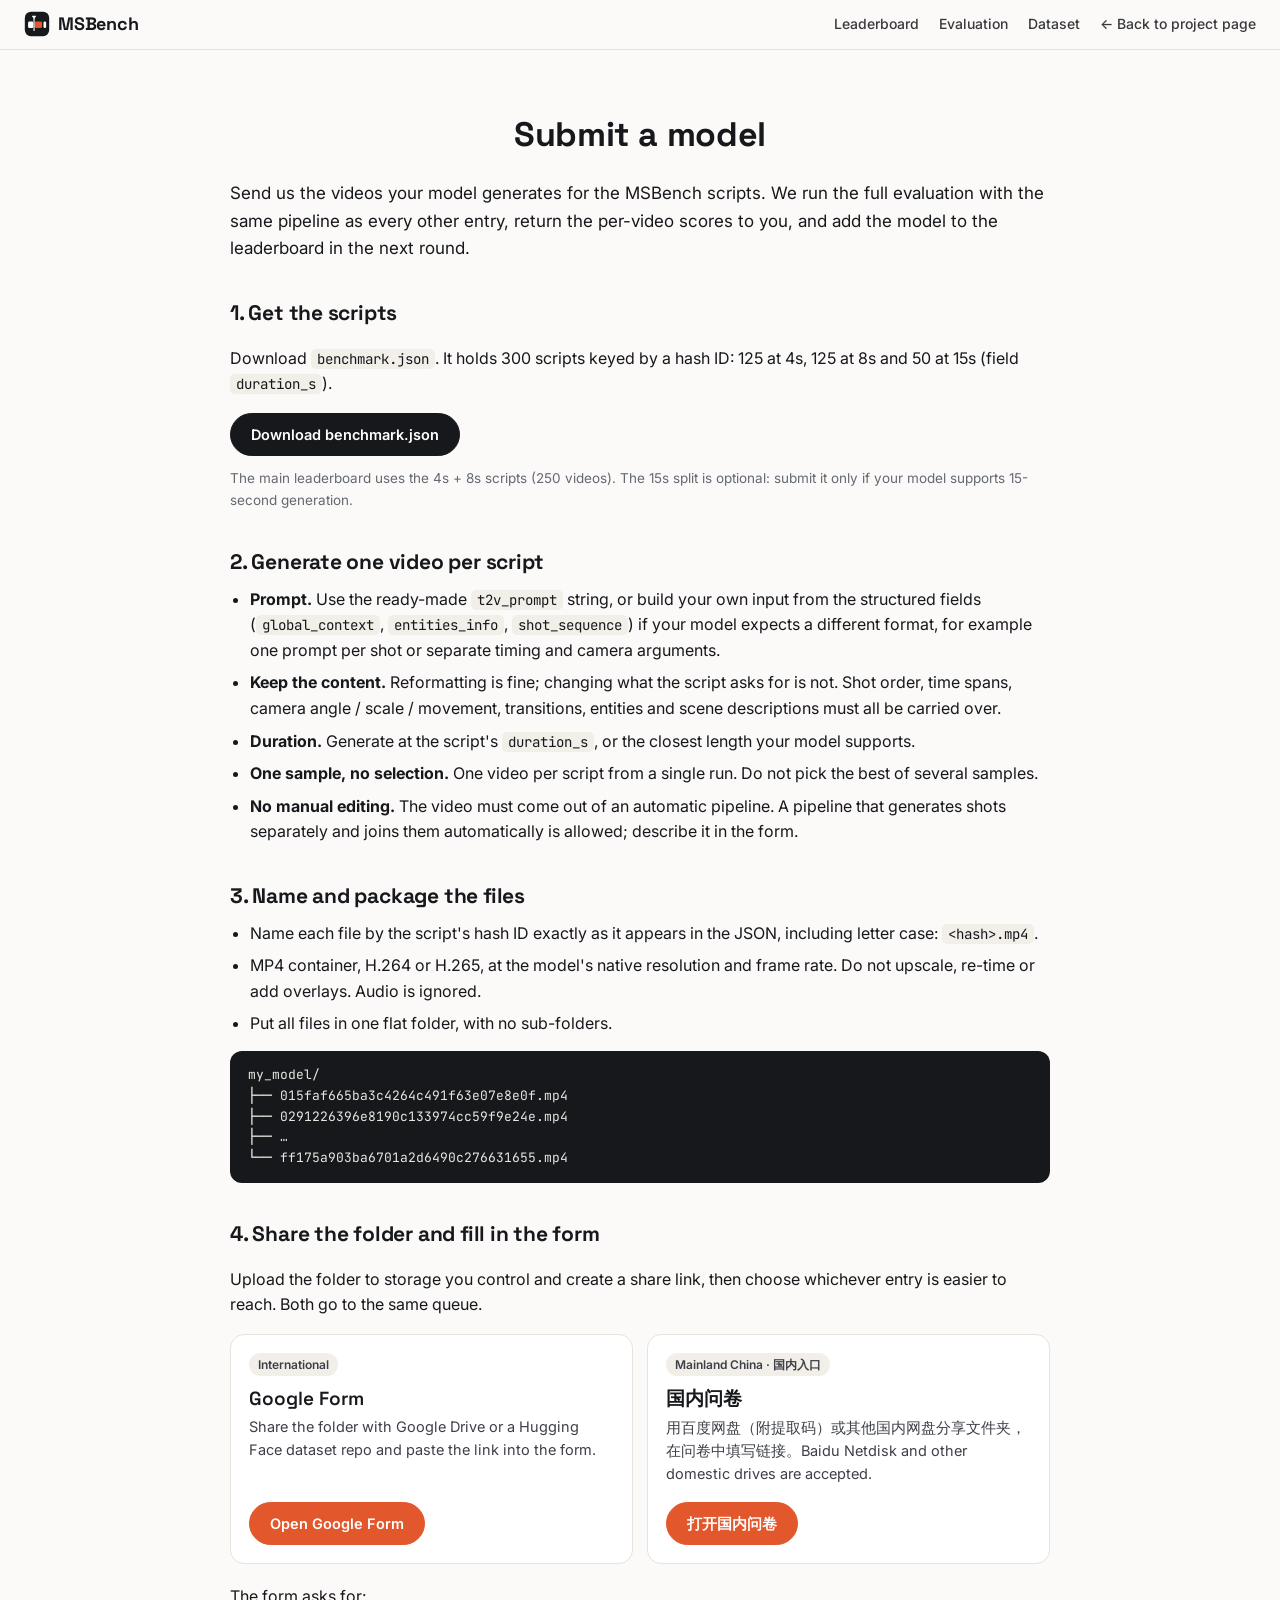
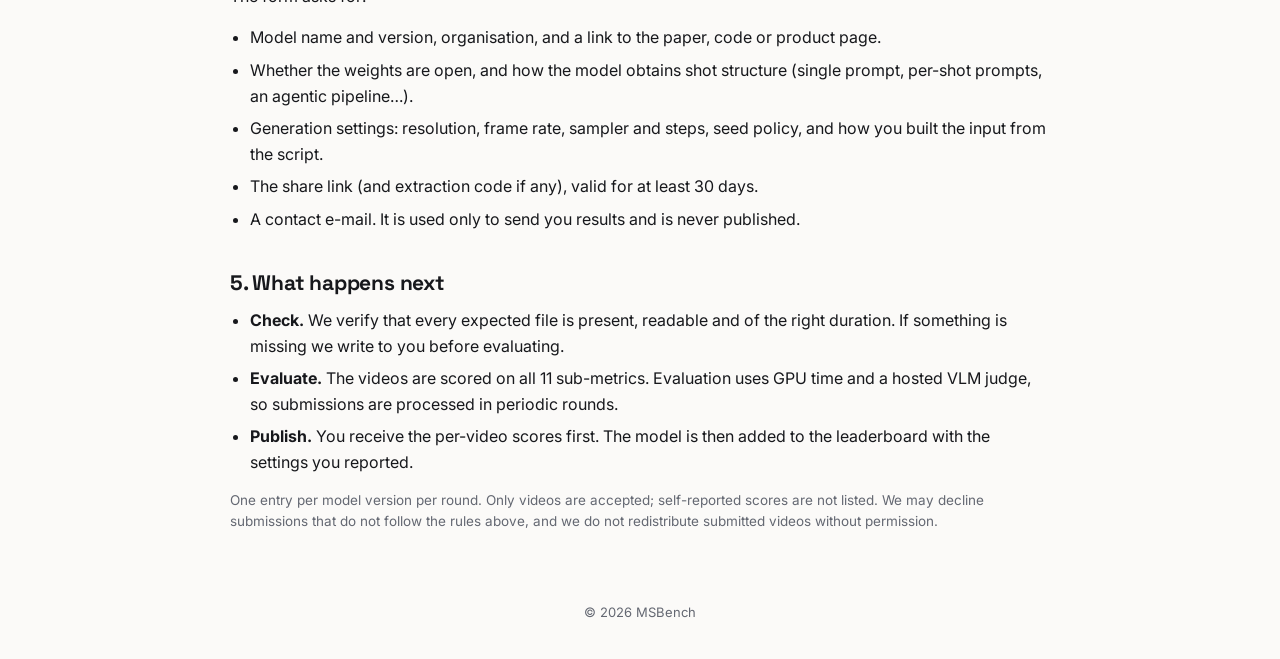
<file: submit.html>
<!doctype html>
<html lang="en">
<head>
  <meta charset="utf-8">
  <meta name="viewport" content="width=device-width, initial-scale=1">
  <title>Submit a model · MSBench</title>
  <link rel="preconnect" href="https://fonts.googleapis.com">
  <link rel="preconnect" href="https://fonts.gstatic.com" crossorigin>
  <link href="https://fonts.googleapis.com/css2?family=Inter:wght@400;500;600;700&family=Space+Grotesk:wght@500;600;700&family=JetBrains+Mono:wght@400;500&display=swap" rel="stylesheet">
  <link rel="icon" type="image/svg+xml" href="static/img/logo.svg">
  <link rel="stylesheet" href="static/css/style.css">
</head>
<body class="subpage">
  <nav class="nav solid">
    <a class="brand" href="index.html"><svg class="logo" viewBox="0 0 64 64" aria-hidden="true"><rect x="2" y="2" width="60" height="60" rx="15" fill="var(--logo-bg)"/><rect x="10" y="26" width="13" height="16" rx="3.5" fill="var(--logo-fg)"/><rect x="26.5" y="26" width="18" height="16" rx="3.5" fill="#e2572b"/><rect x="48" y="26" width="6.5" height="16" rx="3" fill="var(--logo-fg)"/><path d="M24.75 17v31" stroke="var(--logo-fg)" stroke-width="2.8" stroke-linecap="round"/><path d="M20.3 12.5h8.9l-4.45 6z" fill="var(--logo-fg)" stroke="var(--logo-fg)" stroke-width="1.6" stroke-linejoin="round"/></svg>MSBench</a>
    <div class="nav-links"><a href="index.html#leaderboard">Leaderboard</a><a href="index.html#evaluation">Evaluation</a><a href="index.html#dataset">Dataset</a><a href="index.html">← Back to project page</a></div>
  </nav>

  <main class="narrow">
    <section>
      <h2>Submit a model</h2>
      <p class="lead">Send us the videos your model generates for the MSBench scripts. We run the full evaluation with the same pipeline as every other entry, return the per-video scores to you, and add the model to the leaderboard in the next round.</p>

      <h3>1. Get the scripts</h3>
      <p>Download <code>benchmark.json</code>. It holds 300 scripts keyed by a hash ID: 125 at 4s, 125 at 8s and 50 at 15s (field <code>duration_s</code>).</p>
      <div class="buttons left"><a class="btn" href="https://huggingface.co/datasets/totalhuang/MSBench/resolve/main/benchmark.json?download=true">Download benchmark.json</a></div>
      <p class="note">The main leaderboard uses the 4s + 8s scripts (250 videos). The 15s split is optional: submit it only if your model supports 15-second generation.</p>

      <h3>2. Generate one video per script</h3>
      <ul class="rules">
        <li><b>Prompt.</b> Use the ready-made <code>t2v_prompt</code> string, or build your own input from the structured fields (<code>global_context</code>, <code>entities_info</code>, <code>shot_sequence</code>) if your model expects a different format, for example one prompt per shot or separate timing and camera arguments.</li>
        <li><b>Keep the content.</b> Reformatting is fine; changing what the script asks for is not. Shot order, time spans, camera angle / scale / movement, transitions, entities and scene descriptions must all be carried over.</li>
        <li><b>Duration.</b> Generate at the script's <code>duration_s</code>, or the closest length your model supports.</li>
        <li><b>One sample, no selection.</b> One video per script from a single run. Do not pick the best of several samples.</li>
        <li><b>No manual editing.</b> The video must come out of an automatic pipeline. A pipeline that generates shots separately and joins them automatically is allowed; describe it in the form.</li>
      </ul>

      <h3>3. Name and package the files</h3>
      <ul class="rules">
        <li>Name each file by the script's hash ID exactly as it appears in the JSON, including letter case: <code>&lt;hash&gt;.mp4</code>.</li>
        <li>MP4 container, H.264 or H.265, at the model's native resolution and frame rate. Do not upscale, re-time or add overlays. Audio is ignored.</li>
        <li>Put all files in one flat folder, with no sub-folders.</li>
      </ul>
      <pre class="tree">my_model/
├── 015faf665ba3c4264c491f63e07e8e0f.mp4
├── 0291226396e8190c133974cc59f9e24e.mp4
├── …
└── ff175a903ba6701a2d6490c276631655.mp4</pre>

      <h3>4. Share the folder and fill in the form</h3>
      <p>Upload the folder to storage you control and create a share link, then choose whichever entry is easier to reach. Both go to the same queue.</p>
      <div class="entries">
        <div class="entry">
          <span class="tag">International</span>
          <h4>Google Form</h4>
          <p>Share the folder with Google Drive or a Hugging Face dataset repo and paste the link into the form.</p>
          <a class="btn primary" href="https://forms.gle/fjf656HD1VhbB1187" target="_blank" rel="noopener">Open Google Form</a>
        </div>
        <div class="entry">
          <span class="tag">Mainland China · 国内入口</span>
          <h4>国内问卷</h4>
          <p>用百度网盘（附提取码）或其他国内网盘分享文件夹，在问卷中填写链接。Baidu Netdisk and other domestic drives are accepted.</p>
          <a class="btn primary" href="https://wj.qq.com/s2/28781776/cx8y/" target="_blank" rel="noopener">打开国内问卷</a>
        </div>
      </div>
      <p>The form asks for:</p>
      <ul class="rules">
        <li>Model name and version, organisation, and a link to the paper, code or product page.</li>
        <li>Whether the weights are open, and how the model obtains shot structure (single prompt, per-shot prompts, an agentic pipeline…).</li>
        <li>Generation settings: resolution, frame rate, sampler and steps, seed policy, and how you built the input from the script.</li>
        <li>The share link (and extraction code if any), valid for at least 30 days.</li>
        <li>A contact e-mail. It is used only to send you results and is never published.</li>
      </ul>

      <h3>5. What happens next</h3>
      <ul class="rules">
        <li><b>Check.</b> We verify that every expected file is present, readable and of the right duration. If something is missing we write to you before evaluating.</li>
        <li><b>Evaluate.</b> The videos are scored on all 11 sub-metrics. Evaluation uses GPU time and a hosted VLM judge, so submissions are processed in periodic rounds.</li>
        <li><b>Publish.</b> You receive the per-video scores first. The model is then added to the leaderboard with the settings you reported.</li>
      </ul>
      <p class="note">One entry per model version per round. Only videos are accepted; self-reported scores are not listed. We may decline submissions that do not follow the rules above, and we do not redistribute submitted videos without permission.</p>
    </section>
  </main>
  <footer>© 2026 MSBench</footer>
</body>
</html>
</file>
<file: static/css/style.css>
:root {
  --bg: #fbfaf8; --card: #fff; --ink: #17181c; --muted: #646872; --line: #e6e3dd; --soft: #f2efe9;
  --accent: #e2572b;
  --vq: #2f6fed; --dq: #e0752d; --sa: #0f9d7a; --csc: #8a56d8;
  --cut: #17181c; --dissolve: #0f9d7a; --fade: #e0a020; --wipe: #8a56d8;
  --radius: 14px; --shadow: 0 1px 2px rgba(20, 20, 30, .05), 0 8px 24px rgba(20, 20, 30, .06);
}
* { box-sizing: border-box; }
html { scroll-behavior: smooth; scroll-padding-top: 64px; }
body { margin: 0; background: var(--bg); color: var(--ink); font: 16px/1.6 Inter, system-ui, sans-serif; -webkit-font-smoothing: antialiased; }
h1, h2, h3, .brand { font-family: "Space Grotesk", Inter, sans-serif; letter-spacing: -.01em; }
a { color: inherit; }
code, .mono { font-family: "JetBrains Mono", ui-monospace, monospace; font-size: .88em; }
code { background: var(--soft); padding: 1px 6px; border-radius: 5px; }

/* nav */
.nav { position: fixed; inset: 0 0 auto 0; z-index: 20; display: flex; align-items: center; justify-content: space-between; gap: 16px;
  padding: 10px 24px; color: #fff; transition: background .25s, color .25s, box-shadow .25s; }
.nav.solid { background: rgba(251, 250, 248, .9); backdrop-filter: blur(10px); color: var(--ink); box-shadow: 0 1px 0 var(--line); }
.brand { font-weight: 700; font-size: 18px; text-decoration: none; display: flex; align-items: center; gap: 8px; }
.nav-links { display: flex; gap: 20px; font-size: 14px; font-weight: 500; overflow-x: auto; }
.nav-links a { text-decoration: none; opacity: .85; white-space: nowrap; }
.nav-links a:hover { opacity: 1; }

/* hero */
.hero { position: relative; height: min(62vh, 560px); min-height: 340px; background: #111; overflow: hidden; }
.hero-video { position: absolute; inset: 0; width: 100%; height: 100%; object-fit: cover; opacity: .9; }
.hero-band { position: absolute; left: 0; right: 0; top: 50%; transform: translateY(-50%); padding: 26px 20px 28px; text-align: center; color: #fff;
  background: rgba(14, 14, 18, .72); backdrop-filter: blur(3px); }
.hero-band h1 { margin: 0; font-size: clamp(40px, 7vw, 76px); line-height: 1.05; display: flex; align-items: center; justify-content: center; }
.hero-band p { margin: 8px 0 0; font-size: clamp(15px, 2.2vw, 22px); font-weight: 500; opacity: .95; }

.masthead { text-align: center; padding: 28px 20px 4px; }
.authors { margin: 0 0 18px; color: var(--muted); }
.placeholder { border: 1px dashed #cfc9bd; border-radius: 10px; padding: 8px 14px; display: inline-block; background: #fffdf7; }
.buttons { display: flex; flex-wrap: wrap; gap: 10px; justify-content: center; }
.buttons.left { justify-content: flex-start; }
.btn { background: var(--ink); color: #fff; text-decoration: none; padding: 9px 20px; border-radius: 999px; font-weight: 600; font-size: 14.5px;
  border: 1px solid var(--ink); transition: transform .15s, box-shadow .15s; }
.btn { display: inline-flex; align-items: center; gap: 8px; }
.ico { width: 17px; height: 17px; flex: none; }
.btn:hover { transform: translateY(-1px); box-shadow: var(--shadow); }
.btn.primary { background: var(--accent); border-color: var(--accent); }
.btn[aria-disabled=true] { background: transparent; color: var(--muted); border-style: dashed; border-color: #bdb7ab; cursor: default; transform: none; box-shadow: none; }

/* layout */
main { max-width: 1180px; margin: 0 auto; padding: 0 20px; }
section { padding: 56px 0 8px; }
h2 { font-size: 34px; text-align: center; margin: 0 0 18px; }
h3 { font-size: 21px; margin: 40px 0 6px; }
.lead { max-width: 900px; margin: 0 auto 22px; font-size: 17px; }
.sub { color: var(--muted); margin: 0 0 14px; font-size: 15px; }
.note { color: var(--muted); font-size: 13.5px; margin-top: 12px; }
footer { text-align: center; color: var(--muted); font-size: 13px; padding: 48px 0 36px; }

.tiles { display: grid; grid-template-columns: repeat(auto-fit, minmax(150px, 1fr)); gap: 12px; }
.tile { background: var(--card); border: 1px solid var(--line); border-radius: var(--radius); padding: 16px 18px; }
.tile b { display: block; white-space: nowrap; font: 700 32px/1.1 "Space Grotesk", sans-serif; }
.tile span { color: var(--muted); font-size: 13.5px; }

/* chips, segmented controls */
.chips { display: flex; flex-wrap: wrap; gap: 8px; margin: 0 0 16px; }
.chips.tight { margin: 0; }
.chip, .seg button { font: 500 14px Inter, sans-serif; border: 1px solid var(--line); background: var(--card); color: var(--ink);
  padding: 7px 14px; border-radius: 999px; cursor: pointer; transition: background .15s, color .15s, border-color .15s; }
.chip:hover { border-color: #b9b3a6; }
.chip.on { background: var(--ink); color: #fff; border-color: var(--ink); }
.seg { display: inline-flex; background: var(--soft); border-radius: 999px; padding: 3px; gap: 2px; }
.seg button { border: 0; background: transparent; padding: 6px 14px; }
.seg button.on { background: var(--card); box-shadow: 0 1px 3px rgba(0, 0, 0, .12); font-weight: 600; }
figcaption .seg { float: right; margin-top: -4px; }
figcaption .seg button { font-size: 12.5px; padding: 4px 11px; }

/* explorer */
.explorer { display: grid; grid-template-columns: minmax(280px, 380px) 1fr; gap: 18px; align-items: start; }
.script-card { background: var(--card); border: 1px solid var(--line); border-radius: var(--radius); padding: 16px; max-height: 720px; overflow: auto; }
.script-meta { display: flex; flex-wrap: wrap; gap: 6px; margin-bottom: 10px; }
.tag { font-size: 12px; font-weight: 600; padding: 2px 9px; border-radius: 999px; background: var(--soft); color: #3d4048; white-space: nowrap; }
.shot { border-left: 3px solid var(--line); padding: 2px 0 2px 12px; margin: 12px 0 0; transition: border-color .15s, background .15s; }
.shot.active { border-color: var(--accent); background: linear-gradient(90deg, #fff3ee, transparent); }
.shot-head { display: flex; flex-wrap: wrap; align-items: center; gap: 6px; margin-bottom: 4px; }
.shot-head .t { font: 500 12.5px "JetBrains Mono", monospace; color: var(--muted); }
.shot p { margin: 0; font-size: 13.8px; line-height: 1.5; color: #33363d; }
.ent { background: #eef3ff; color: #2450b8; border-radius: 4px; padding: 0 4px; cursor: help; font-weight: 500; }
.scn { color: var(--accent); font-weight: 600; }
.trans { display: flex; align-items: center; gap: 8px; margin: 10px 0 0 15px; font-size: 12.5px; color: var(--muted); }
.dot { width: 10px; height: 10px; border-radius: 2px; display: inline-block; }
details.ctx { font-size: 13.5px; color: #3d4048; margin-bottom: 4px; }
details.ctx summary { cursor: pointer; font-weight: 600; color: var(--ink); }
details.ctx p { margin: 6px 0; }

.video-grid { display: grid; grid-template-columns: repeat(2, 1fr); gap: 14px; }
.vcard { background: var(--card); border: 1px solid var(--line); border-radius: var(--radius); overflow: hidden; box-shadow: var(--shadow); }
.vcard video { display: block; width: 100%; aspect-ratio: 16/9; background: #0d0d10; object-fit: contain; }
.vhead { display: flex; align-items: center; justify-content: space-between; gap: 8px; padding: 9px 12px 6px; }
.vhead b { font-size: 14.5px; }
.score { font: 600 13px "JetBrains Mono", monospace; padding: 2px 9px; border-radius: 999px; background: var(--soft); white-space: nowrap; }
.score.hi { background: #e3f6ef; color: #0a6e55; } .score.lo { background: #fdeaea; color: #b3261e; }
.dims { display: flex; gap: 10px; padding: 0 12px 8px; font: 500 12px "JetBrains Mono", monospace; color: var(--muted); flex-wrap: wrap; }
.dims i { font-style: normal; font-weight: 600; }

/* timeline */
.tl { padding: 6px 12px 12px; }
.tl-row { position: relative; height: 18px; border-radius: 5px; background: var(--soft); margin-top: 5px; cursor: pointer; overflow: hidden; }
.tl-row.det { height: 12px; background: #e9e6e0; }
.tl-seg { position: absolute; top: 0; bottom: 0; background: #d9dde6; border-right: 1px solid #fff; font: 600 10.5px/18px Inter, sans-serif; color: #4a4e58; text-align: center; overflow: hidden; }
.tl-seg:nth-child(even) { background: #c8cedb; }
.tl-tr { position: absolute; top: 0; bottom: 0; min-width: 4px; transform: translateX(-2px); border-radius: 2px; opacity: .92; }
.tl-head { position: absolute; top: 0; bottom: 0; width: 2px; background: var(--accent); pointer-events: none; left: 0; }
.tl-lab { display: flex; justify-content: space-between; font-size: 11px; color: var(--muted); margin-top: 3px; }
.legend { display: flex; flex-wrap: wrap; gap: 16px; font-size: 13px; color: var(--muted); margin-top: 14px; align-items: center; }
.legend span { display: inline-flex; align-items: center; gap: 6px; }

/* charts */
.charts { display: grid; grid-template-columns: repeat(3, 1fr); gap: 16px; }
.chart { margin: 0; background: var(--card); border: 1px solid var(--line); border-radius: var(--radius); padding: 14px 14px 6px; min-width: 0; }
.chart.wide { grid-column: span 2; }
figcaption { font-weight: 600; font-size: 14.5px; margin-bottom: 4px; }
.plot { height: 300px; } .plot.tall { height: 400px; }

/* evaluation */
.dim-tabs { display: grid; grid-template-columns: repeat(4, 1fr); gap: 10px; margin-bottom: 14px; }
.dim-tab { text-align: left; background: var(--card); border: 1px solid var(--line); border-top: 4px solid var(--c); border-radius: 12px; padding: 12px 14px; cursor: pointer;
  font: inherit; color: var(--ink); transition: transform .15s, box-shadow .15s; }
.dim-tab small { display: block; color: var(--muted); font-size: 12.5px; }
.dim-tab b { font: 600 17px "Space Grotesk", sans-serif; }
.dim-tab.on { background: var(--c); color: #fff; box-shadow: var(--shadow); transform: translateY(-2px); }
.dim-tab.on small { color: rgba(255, 255, 255, .85); }
.metric-panel { background: var(--card); border: 1px solid var(--line); border-radius: var(--radius); padding: 20px; }
.metric-top { display: flex; gap: 20px; justify-content: space-between; align-items: flex-start; flex-wrap: wrap; margin-bottom: 14px; }
.metric-top h3 { margin: 0 0 4px; }
.metric-top p { margin: 0; max-width: 760px; color: #33363d; }
.agree { display: flex; gap: 8px; flex-wrap: wrap; }
.agree div { background: var(--soft); border-radius: 10px; padding: 6px 12px; font-size: 12px; color: var(--muted); text-align: center; }
.agree b { display: block; font: 700 18px "Space Grotesk", sans-serif; color: var(--ink); }
.pair { display: grid; grid-template-columns: 1fr 1fr; gap: 16px; }
.pair .vcard { box-shadow: none; }
.metric-panel details { margin-top: 14px; }
.metric-panel summary { cursor: pointer; font-weight: 600; font-size: 14.5px; }

/* leaderboard */
.lb-controls { display: flex; flex-wrap: wrap; gap: 12px; align-items: center; margin-bottom: 14px; }
.lb-wrap { display: grid; grid-template-columns: minmax(0, 1fr) 320px; gap: 16px; align-items: start; }
.lb-wrap.all { grid-template-columns: minmax(0, 1fr); }
.table-scroll { overflow-x: auto; background: var(--card); border: 1px solid var(--line); border-radius: var(--radius); }
table.lb { border-collapse: collapse; width: 100%; font-size: 14px; }
.lb th, .lb td { padding: 8px 10px; text-align: right; white-space: nowrap; }
.lb th { font-weight: 600; font-size: 12.5px; color: var(--muted); cursor: pointer; user-select: none; border-bottom: 1px solid var(--line); background: #fdfcfa; position: sticky; top: 0; }
.lb th.sorted { color: var(--ink); }
.lb th.grp { text-align: center; cursor: default; color: #fff; font-size: 12px; letter-spacing: .04em; }
.lb td:nth-child(-n+3), .lb th.l { text-align: left; }
.lb tbody tr { border-bottom: 1px solid #f1eee8; }
.lb tbody tr:hover { background: #faf8f4; }
.lb td.num { font-family: "JetBrains Mono", monospace; font-size: 13px; }
.lb td.num span { display: inline-block; min-width: 46px; padding: 2px 6px; border-radius: 6px; text-align: right; }
.lb td.final span { font-weight: 700; }
.lb .rank { color: var(--muted); font-family: "JetBrains Mono", monospace; width: 34px; }
.lb .model b { font-weight: 600; }
.lb .model small { color: var(--muted); display: block; font-size: 11.5px; line-height: 1.2; }
.badge { font-size: 10.5px; font-weight: 600; border: 1px solid #9bd3c2; color: #0a6e55; border-radius: 999px; padding: 0 6px; margin-left: 6px; vertical-align: 1px; }
.lb input { accent-color: var(--accent); width: 15px; height: 15px; }
.lb td.num span.ci { color: var(--muted); font-size: 10.5px; display: block; min-width: 0; padding: 1px 2px 0; font-weight: 400; }

/* findings, submit */
/* findings carousel: numbered tabs + scroll-snap track (swipe on touch, arrows and keys elsewhere) */
.fx { --g-conv: #d1495b; --g-native: #00798c; --g-spec: #5c4d7d; }
.fx-tabs { display: grid; grid-template-columns: repeat(5, 1fr); gap: 8px; margin-bottom: 14px; }
.fx-tab { position: relative; text-align: left; font: inherit; color: var(--muted); background: transparent; border: 0; border-top: 3px solid var(--line);
  padding: 10px 4px 4px; cursor: pointer; transition: color .2s, border-color .2s; }
.fx-tab::before { content: ""; position: absolute; left: 0; top: -3px; height: 3px; width: 0; background: var(--accent); transition: width .35s ease; }
.fx-tab:hover { color: var(--ink); }
.fx-tab.on { color: var(--ink); }
.fx-tab.on::before { width: 100%; }
.fx-tab .n { display: block; font: 600 12px "JetBrains Mono", monospace; letter-spacing: .06em; color: var(--accent); margin-bottom: 2px; }
.fx-tab .t { display: block; font: 600 14.5px/1.3 "Space Grotesk", sans-serif; }
.fx-stage { position: relative; }
.fx-track { display: flex; overflow-x: auto; scroll-snap-type: x mandatory; scroll-behavior: smooth; overscroll-behavior-x: contain;
  scrollbar-width: none; border-radius: var(--radius); }
.fx-track::-webkit-scrollbar { display: none; }
.fx-slide { flex: 0 0 100%; scroll-snap-align: start; scroll-snap-stop: always; display: grid; grid-template-columns: minmax(0, .92fr) minmax(0, 1.08fr); gap: 28px;
  background: var(--card); border: 1px solid var(--line); border-radius: var(--radius); padding: 26px 28px 22px; }
.fx-slide + .fx-slide { margin-left: 16px; }
.fx-kicker { font: 600 12.5px "JetBrains Mono", monospace; letter-spacing: .08em; text-transform: uppercase; color: var(--accent); }
.fx-slide h3 { margin: 6px 0 10px; font-size: 24px; line-height: 1.22; }
.fx-claim { margin: 0 0 16px; color: #33363d; font-size: 15.5px; }
.fx-stats { display: grid; grid-template-columns: repeat(3, 1fr); gap: 10px; margin-bottom: 16px; }
.fx-stat { background: var(--soft); border-radius: 12px; padding: 11px 12px 10px; }
.fx-stat b { display: block; font: 700 24px/1.1 "Space Grotesk", sans-serif; color: var(--ink); white-space: nowrap; }
.fx-stat b small { font-size: 15px; font-weight: 600; color: var(--muted); }
.fx-stat span { display: block; margin-top: 4px; font-size: 12.5px; line-height: 1.35; color: var(--muted); }
.fx-implies { border-left: 3px solid var(--accent); padding: 2px 0 2px 12px; font-size: 14px; color: #3d4048; }
.fx-implies b { color: var(--ink); }
.fx-fig { margin: 0; min-width: 0; display: flex; flex-direction: column; }
.fx-fig figcaption { display: flex; align-items: center; justify-content: space-between; gap: 10px; flex-wrap: wrap; }
.fx-fig .seg button { font-size: 12.5px; padding: 4px 11px; }
.fx-fig .plot { height: 410px; }
.fx-fig .fnote { font-size: 12px; color: var(--muted); margin: 2px 0 0; }
.fx-arrow { position: absolute; top: 50%; z-index: 2; width: 40px; height: 40px; margin-top: -20px; border-radius: 50%; border: 1px solid var(--line);
  background: rgba(255, 255, 255, .92); color: var(--ink); box-shadow: var(--shadow); cursor: pointer; display: grid; place-items: center; padding: 0;
  transition: opacity .2s, transform .15s; }
.fx-arrow svg { width: 20px; height: 20px; }
.fx-arrow:hover { transform: scale(1.06); }
.fx-arrow.prev { left: -20px; } .fx-arrow.next { right: -20px; }
.fx-arrow[disabled] { opacity: 0; pointer-events: none; }
.fx-foot { display: flex; justify-content: space-between; align-items: center; gap: 12px; flex-wrap: wrap; margin-top: 12px; font-size: 13px; color: var(--muted); }
.fx-groups { display: inline-flex; flex-wrap: wrap; gap: 14px; }
.fx-groups span { display: inline-flex; align-items: center; gap: 6px; }
.fx-groups i { width: 10px; height: 10px; border-radius: 50%; display: inline-block; }
.fx-count { font: 500 12.5px "JetBrains Mono", monospace; }
.steps { max-width: 900px; margin: 0 auto 20px; padding: 0; list-style: none; counter-reset: s; display: grid; gap: 10px; }
.steps li { counter-increment: s; background: var(--card); border: 1px solid var(--line); border-radius: 12px; padding: 14px 16px 14px 58px; position: relative; }
.steps li::before { content: counter(s); position: absolute; left: 16px; top: 13px; width: 28px; height: 28px; border-radius: 50%; background: var(--ink); color: #fff;
  font: 600 14px/28px "Space Grotesk", sans-serif; text-align: center; }
#submit .buttons, #submit .note { max-width: 900px; margin-left: auto; margin-right: auto; }
.bib { display: block; max-width: 900px; margin: 0 auto; overflow-x: auto; font: 13.5px/1.6 "JetBrains Mono", monospace; }

@media (max-width: 900px) {
  .nav-links { display: none; }
  .explorer, .lb-wrap, .pair, .fx-slide { grid-template-columns: 1fr; }
  .fx-tabs { display: flex; overflow-x: auto; scrollbar-width: none; gap: 14px; }
  .fx-tabs::-webkit-scrollbar { display: none; }
  .fx-tab { flex: 0 0 auto; max-width: 190px; }
  .fx-slide { padding: 20px 16px 16px; gap: 18px; }
  .fx-slide h3 { font-size: 21px; }
  .fx-arrow { display: none; }
  .fx-fig .plot { height: 380px; }
  .charts { grid-template-columns: 1fr; } .chart.wide { grid-column: auto; }
  .dim-tabs { grid-template-columns: repeat(2, 1fr); }
  .video-grid { grid-template-columns: 1fr; }
  h2 { font-size: 28px; }
}

/* submit page */
.subpage { padding-top: 52px; }
main.narrow { max-width: 860px; }
main.narrow .lead { max-width: none; }
main.narrow h3 { margin-top: 34px; }
main.narrow h4 { font: 600 19px "Space Grotesk", sans-serif; margin: 10px 0 4px; }
.rules { padding-left: 20px; margin: 8px 0 14px; display: grid; gap: 7px; }
.tree { background: var(--ink); color: #e8e6e1; border-radius: 12px; padding: 14px 18px; overflow-x: auto; font: 13px/1.6 "JetBrains Mono", monospace; }
.entries { display: grid; grid-template-columns: 1fr 1fr; gap: 14px; margin: 14px 0 20px; }
.entry { background: var(--card); border: 1px solid var(--line); border-radius: var(--radius); padding: 18px; display: flex; flex-direction: column; align-items: flex-start; }
.entry p { font-size: 14.5px; color: #3d4048; margin: 0 0 16px; flex: 1; }
@media (max-width: 700px) { .entries { grid-template-columns: 1fr; } .fx-stats { grid-template-columns: 1fr 1fr; } }

/* logo + authors */
.logo { width: 26px; height: 26px; flex: none; --logo-bg: #fff; --logo-fg: #17181c; }
.nav.solid .logo { --logo-bg: #17181c; --logo-fg: #fff; }
.hero-band .logo { width: .9em; height: .9em; margin-right: .2em; }
.authors { display: flex; flex-wrap: wrap; justify-content: center; gap: 4px 18px; max-width: 760px; margin: 0 auto 8px; color: var(--ink); font-weight: 500; font-size: 16.5px; }
.affil { display: flex; flex-wrap: wrap; justify-content: center; gap: 4px 22px; margin: 0 0 20px; color: var(--muted); font-size: 15px; }
.authors sup, .affil sup { font-size: .68em; margin-left: 1px; margin-right: 1px; }
.bib { background: var(--card); border: 1px solid var(--line); border-radius: 12px; padding: 14px 18px; }

/* news */
#news { padding-top: 36px; }
.news { max-width: 900px; margin: 0 auto; padding-left: 20px; font-size: 16px; }
.news li { margin: 6px 0; }
.news b { margin-right: 8px; }
</file>
